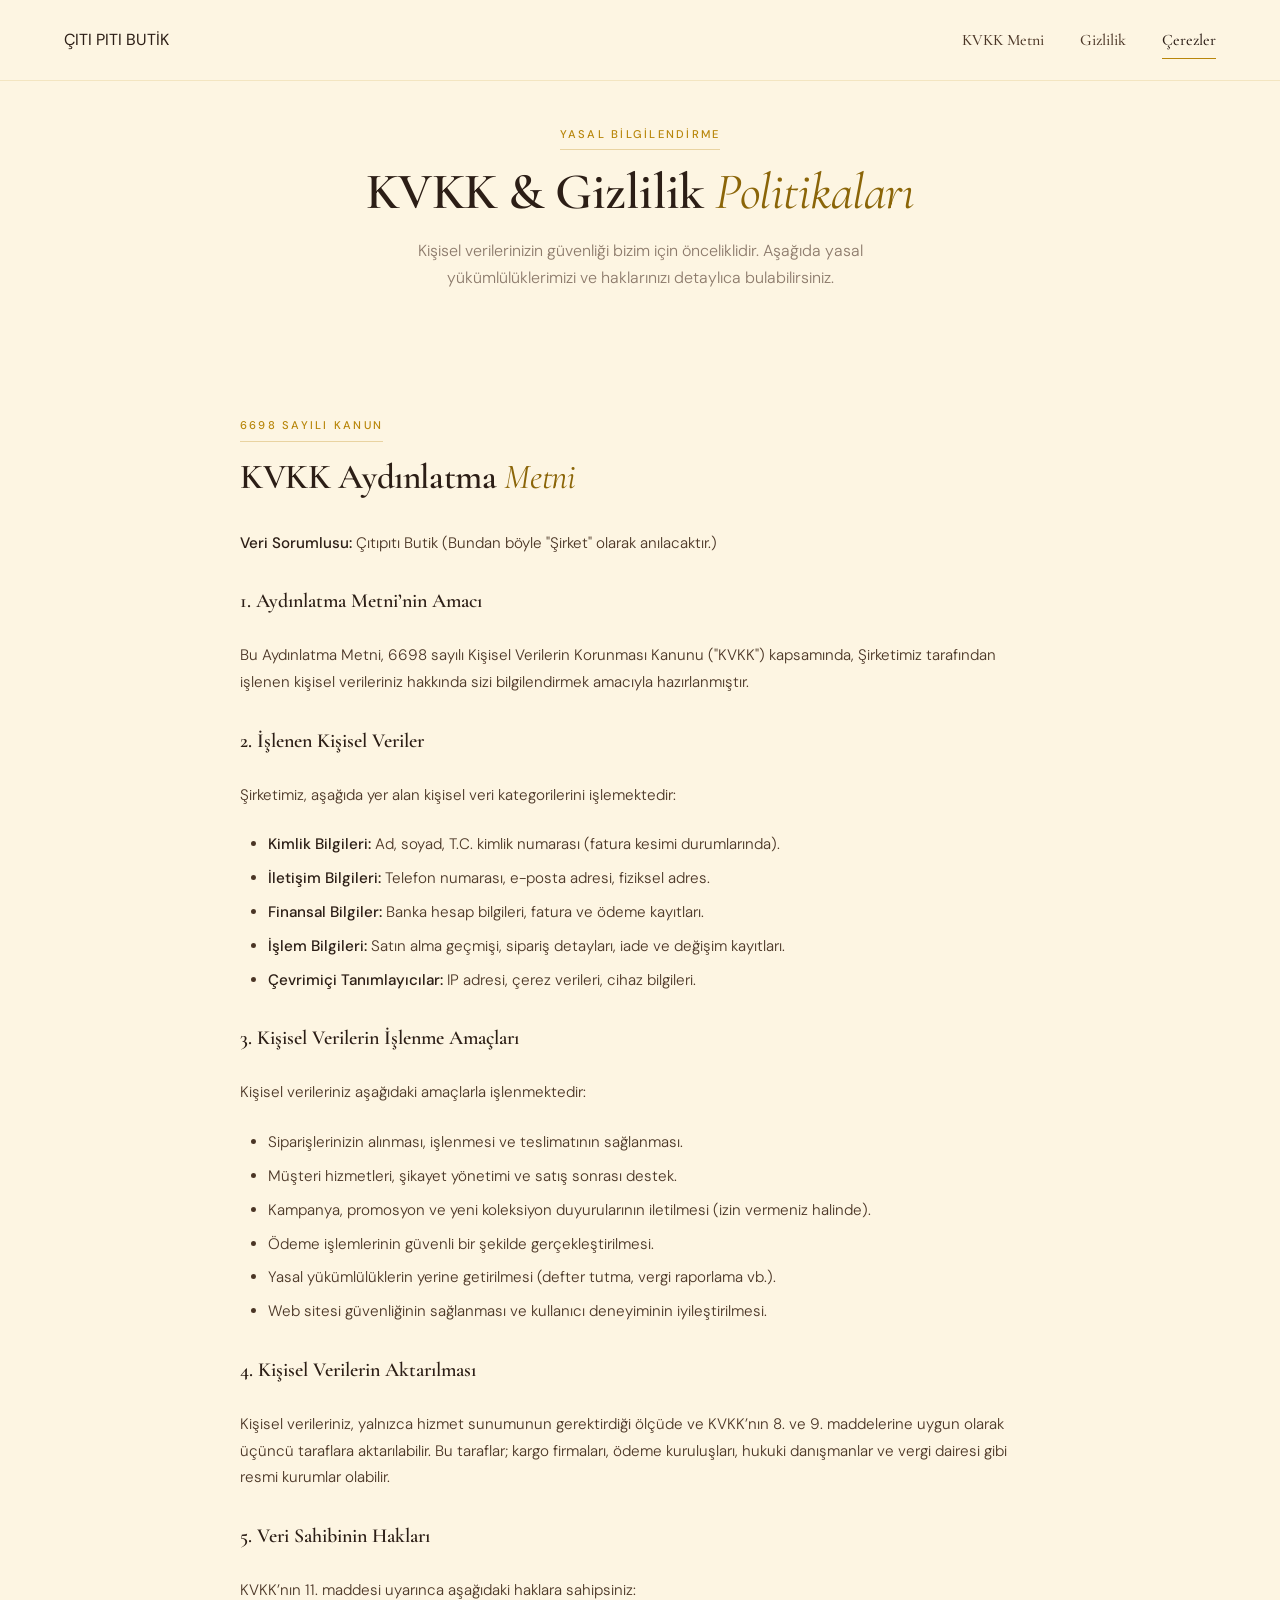
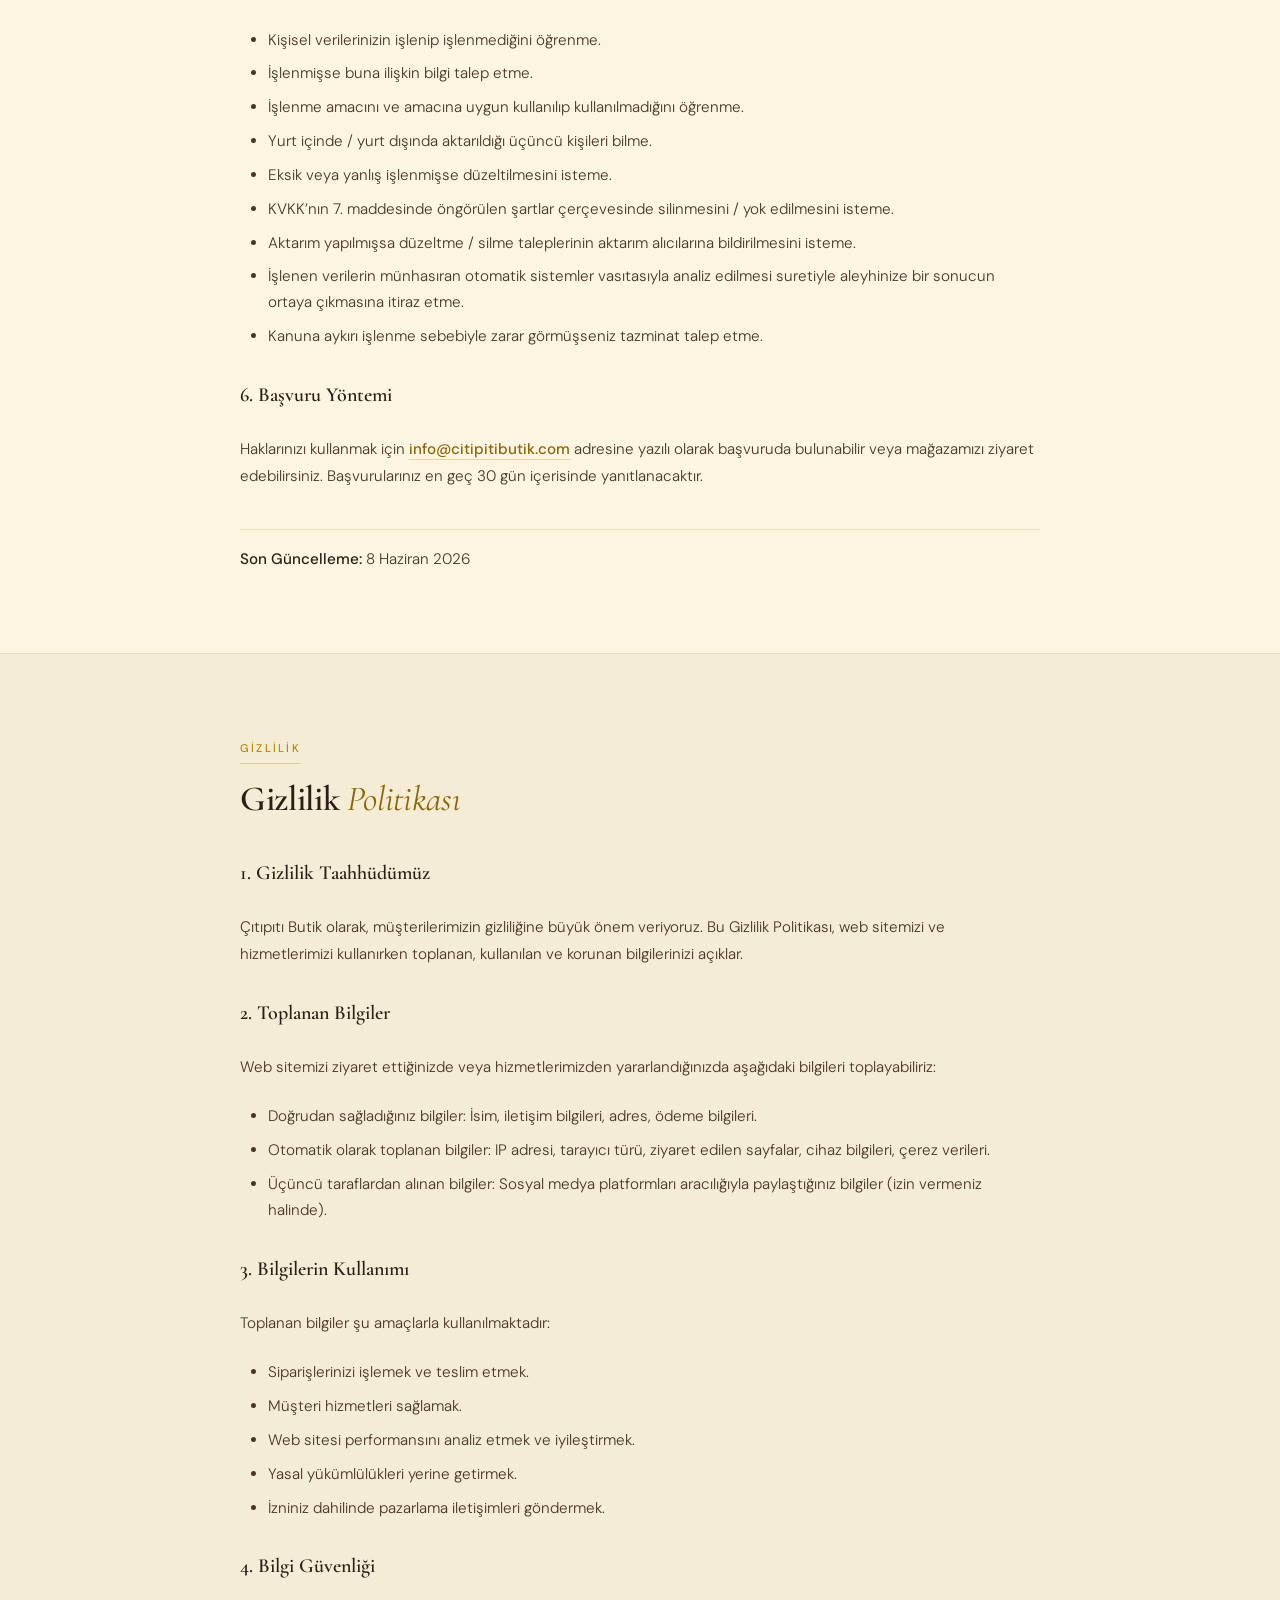
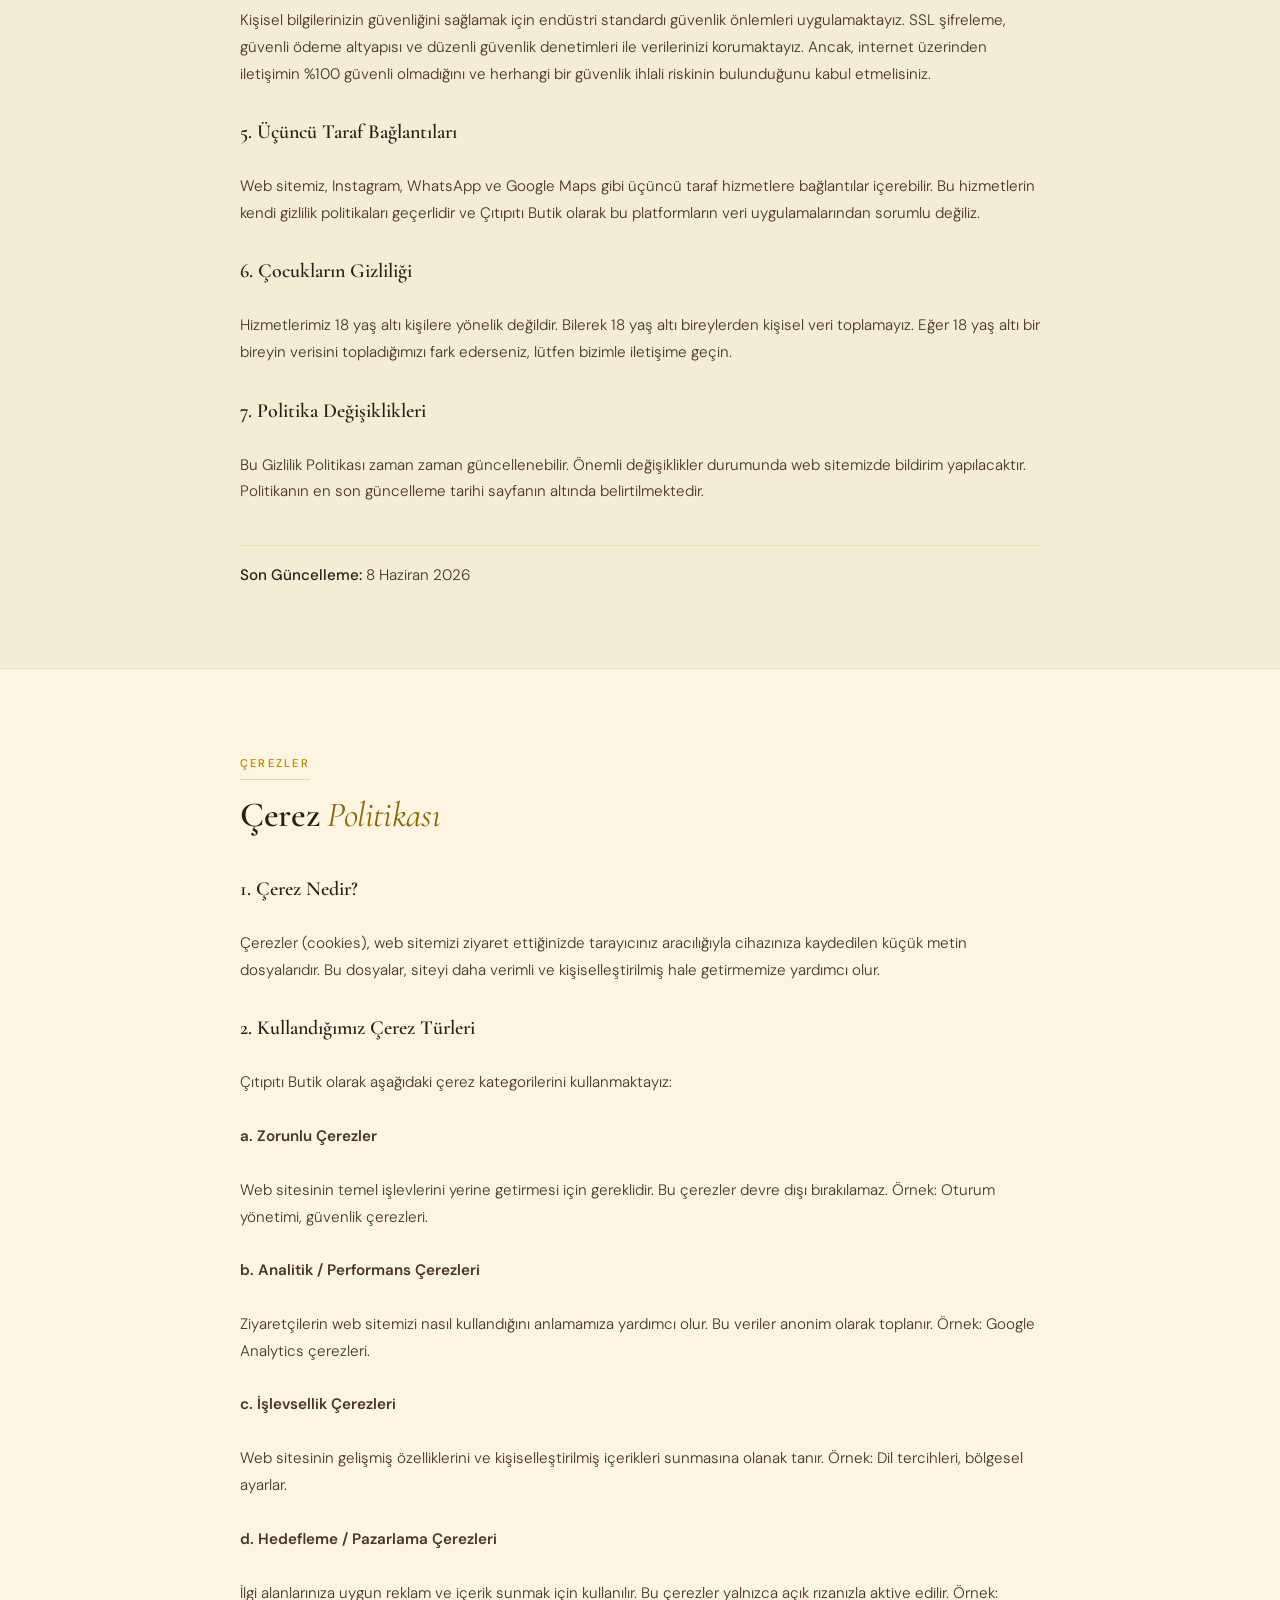
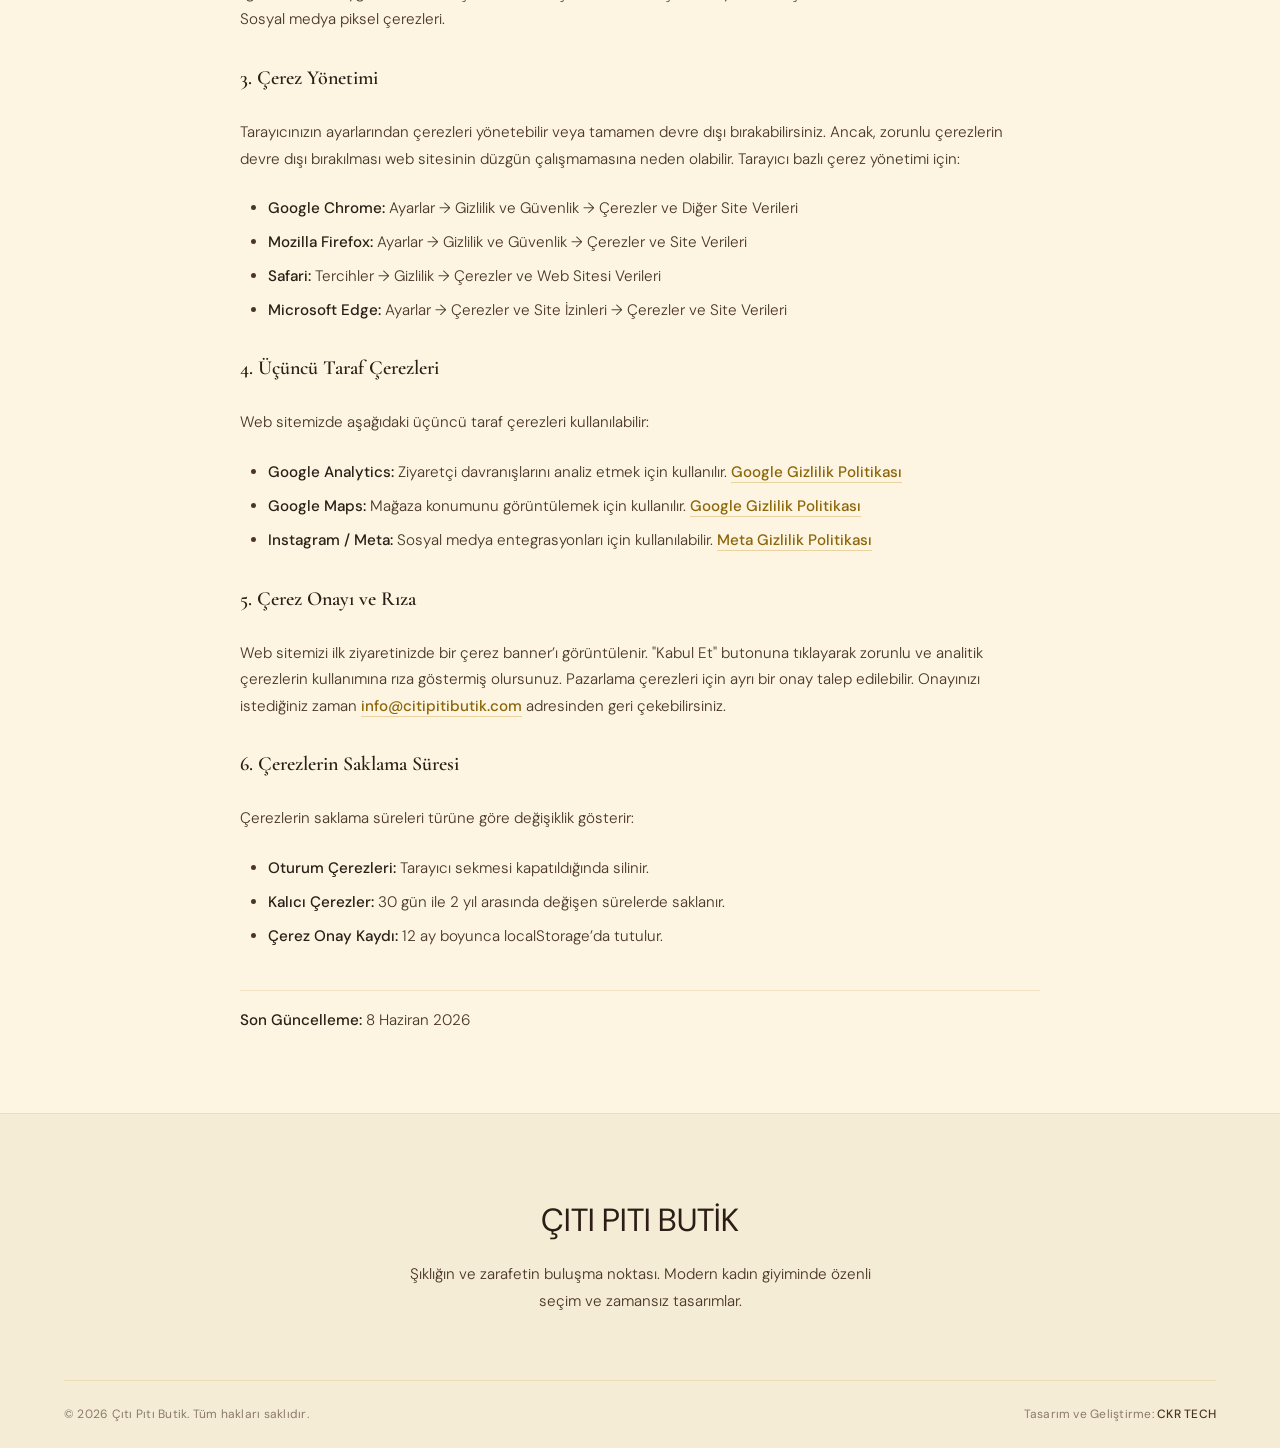
<file: kvkk/index.html>
<!DOCTYPE html>
<html lang="tr">
<head>
  <meta charset="UTF-8">
  <meta name="viewport" content="width=device-width, initial-scale=1.0, maximum-scale=5.0">
  <meta name="description" content="Çıtıpıtı Butik — KVKK Aydınlatma Metni, Gizlilik Politikası ve Çerez Politikası.">
  <meta name="theme-color" content="#FAF7F2">
  <meta name="robots" content="noindex, follow">

  <link rel="canonical" href="https://citipitibutik.com/kvkk/">
  <title>KVKK ve Gizlilik Politikası | Çıtıpıtı Butik</title>

  <link rel="preconnect" href="https://fonts.googleapis.com">
  <link rel="preconnect" href="https://fonts.gstatic.com" crossorigin>
  <link href="https://fonts.googleapis.com/css2?family=Cormorant+Garamond:ital,wght@0,400;0,500;0,600;0,700;1,400;1,500&family=DM+Sans:wght@300;400;500&display=swap" rel="stylesheet">

  <link rel="icon" href="data:image/svg+xml,%3Csvg xmlns='http://www.w3.org/2000/svg' viewBox='0 0 100 100'%3E%3Ctext y='.9em' font-size='90'%3E👗%3C/text%3E%3C/svg%3E">
  <link rel="stylesheet" href="../style.css">

</head>
<body>

  <!-- HEADER -->
  <header class="header" id="header">
    <div class="header-inner">
      <a href="../index.html" class="logo" aria-label="Çıtıpıtı Butik Ana Sayfaya Dön">
        ÇITI PITI BUTİK
      </a>
      <nav class="nav-desktop" aria-label="Yasal sayfa navigasyonu">
        <a href="#kvkk">KVKK Metni</a>
        <a href="#gizlilik">Gizlilik</a>
        <a href="#cerez">Çerezler</a>
      </nav>
      <button class="hamburger" id="hamburger" aria-label="Menüyü aç" aria-expanded="false" aria-controls="mobile-menu" type="button">
        <span aria-hidden="true"></span>
        <span aria-hidden="true"></span>
        <span aria-hidden="true"></span>
      </button>
    </div>
  </header>

  <div class="menu-overlay" id="menu-overlay" aria-hidden="true"></div>
  <nav class="mobile-menu" id="mobile-menu" aria-label="Mobil navigasyon" aria-hidden="true" tabindex="-1">
    <button class="mobile-menu-close" id="mobile-menu-close" aria-label="Menüyü kapat" type="button">
      <svg xmlns="http://www.w3.org/2000/svg" fill="none" viewBox="0 0 24 24" stroke="currentColor" stroke-width="2" width="20" height="20" aria-hidden="true">
        <path stroke-linecap="round" stroke-linejoin="round" d="M6 18L18 6M6 6l12 12" />
      </svg>
    </button>
    <a href="#kvkk" class="nav-item">KVKK Metni</a>
    <a href="#gizlilik" class="nav-item">Gizlilik Politikası</a>
    <a href="#cerez" class="nav-item">Çerez Politikası</a>
  </nav>

  <!-- HERO -->
  <section class="hero" style="padding-top:120px;padding-bottom:40px;">
    <div class="section-header" style="margin-bottom:0;">
      <span class="section-label">Yasal Bilgilendirme</span>
      <h1 style="font-family:var(--font-serif);font-size:clamp(2rem,5vw,3.2rem);font-weight:600;color:var(--ink);line-height:1.1;">
        KVKK &amp; Gizlilik <em style="font-style:italic;font-weight:400;color:var(--accent-dark);">Politikaları</em>
      </h1>
      <p style="margin-top:16px;">Kişisel verilerinizin güvenliği bizim için önceliklidir. Aşağıda yasal yükümlülüklerimizi ve haklarınızı detaylıca bulabilirsiniz.</p>
    </div>
  </section>

  <!-- KVKK AYDINLATMA METNİ -->
  <section class="legal-section" id="kvkk" aria-labelledby="kvkk-heading">
    <div class="legal-inner">
      <span class="section-label">6698 Sayılı Kanun</span>
      <h2 id="kvkk-heading" class="legal-title">KVKK Aydınlatma <em>Metni</em></h2>
      <div class="legal-content">
        <p><strong>Veri Sorumlusu:</strong> Çıtıpıtı Butik (Bundan böyle "Şirket" olarak anılacaktır.)</p>

        <h3>1. Aydınlatma Metni’nin Amacı</h3>
        <p>Bu Aydınlatma Metni, 6698 sayılı Kişisel Verilerin Korunması Kanunu ("KVKK") kapsamında, Şirketimiz tarafından işlenen kişisel verileriniz hakkında sizi bilgilendirmek amacıyla hazırlanmıştır.</p>

        <h3>2. İşlenen Kişisel Veriler</h3>
        <p>Şirketimiz, aşağıda yer alan kişisel veri kategorilerini işlemektedir:</p>
        <ul class="legal-list">
          <li><strong>Kimlik Bilgileri:</strong> Ad, soyad, T.C. kimlik numarası (fatura kesimi durumlarında).</li>
          <li><strong>İletişim Bilgileri:</strong> Telefon numarası, e-posta adresi, fiziksel adres.</li>
          <li><strong>Finansal Bilgiler:</strong> Banka hesap bilgileri, fatura ve ödeme kayıtları.</li>
          <li><strong>İşlem Bilgileri:</strong> Satın alma geçmişi, sipariş detayları, iade ve değişim kayıtları.</li>
          <li><strong>Çevrimiçi Tanımlayıcılar:</strong> IP adresi, çerez verileri, cihaz bilgileri.</li>
        </ul>

        <h3>3. Kişisel Verilerin İşlenme Amaçları</h3>
        <p>Kişisel verileriniz aşağıdaki amaçlarla işlenmektedir:</p>
        <ul class="legal-list">
          <li>Siparişlerinizin alınması, işlenmesi ve teslimatının sağlanması.</li>
          <li>Müşteri hizmetleri, şikayet yönetimi ve satış sonrası destek.</li>
          <li>Kampanya, promosyon ve yeni koleksiyon duyurularının iletilmesi (izin vermeniz halinde).</li>
          <li>Ödeme işlemlerinin güvenli bir şekilde gerçekleştirilmesi.</li>
          <li>Yasal yükümlülüklerin yerine getirilmesi (defter tutma, vergi raporlama vb.).</li>
          <li>Web sitesi güvenliğinin sağlanması ve kullanıcı deneyiminin iyileştirilmesi.</li>
        </ul>

        <h3>4. Kişisel Verilerin Aktarılması</h3>
        <p>Kişisel verileriniz, yalnızca hizmet sunumunun gerektirdiği ölçüde ve KVKK’nın 8. ve 9. maddelerine uygun olarak üçüncü taraflara aktarılabilir. Bu taraflar; kargo firmaları, ödeme kuruluşları, hukuki danışmanlar ve vergi dairesi gibi resmi kurumlar olabilir.</p>

        <h3>5. Veri Sahibinin Hakları</h3>
        <p>KVKK’nın 11. maddesi uyarınca aşağıdaki haklara sahipsiniz:</p>
        <ul class="legal-list">
          <li>Kişisel verilerinizin işlenip işlenmediğini öğrenme.</li>
          <li>İşlenmişse buna ilişkin bilgi talep etme.</li>
          <li>İşlenme amacını ve amacına uygun kullanılıp kullanılmadığını öğrenme.</li>
          <li>Yurt içinde / yurt dışında aktarıldığı üçüncü kişileri bilme.</li>
          <li>Eksik veya yanlış işlenmişse düzeltilmesini isteme.</li>
          <li>KVKK’nın 7. maddesinde öngörülen şartlar çerçevesinde silinmesini / yok edilmesini isteme.</li>
          <li>Aktarım yapılmışsa düzeltme / silme taleplerinin aktarım alıcılarına bildirilmesini isteme.</li>
          <li>İşlenen verilerin münhasıran otomatik sistemler vasıtasıyla analiz edilmesi suretiyle aleyhinize bir sonucun ortaya çıkmasına itiraz etme.</li>
          <li>Kanuna aykırı işlenme sebebiyle zarar görmüşseniz tazminat talep etme.</li>
        </ul>

        <h3>6. Başvuru Yöntemi</h3>
        <p>Haklarınızı kullanmak için <a href="mailto:info@citipitibutik.com">info@citipitibutik.com</a> adresine yazılı olarak başvuruda bulunabilir veya mağazamızı ziyaret edebilirsiniz. Başvurularınız en geç 30 gün içerisinde yanıtlanacaktır.</p>

        <p class="legal-date"><strong>Son Güncelleme:</strong> 8 Haziran 2026</p>
      </div>
    </div>
  </section>

  <!-- GİZLİLİK POLİTİKASI -->
  <section class="legal-section alt-bg" id="gizlilik" aria-labelledby="gizlilik-heading">
    <div class="legal-inner">
      <span class="section-label">Gizlilik</span>
      <h2 id="gizlilik-heading" class="legal-title">Gizlilik <em>Politikası</em></h2>
      <div class="legal-content">
        <h3>1. Gizlilik Taahhüdümüz</h3>
        <p>Çıtıpıtı Butik olarak, müşterilerimizin gizliliğine büyük önem veriyoruz. Bu Gizlilik Politikası, web sitemizi ve hizmetlerimizi kullanırken toplanan, kullanılan ve korunan bilgilerinizi açıklar.</p>

        <h3>2. Toplanan Bilgiler</h3>
        <p>Web sitemizi ziyaret ettiğinizde veya hizmetlerimizden yararlandığınızda aşağıdaki bilgileri toplayabiliriz:</p>
        <ul class="legal-list">
          <li>Doğrudan sağladığınız bilgiler: İsim, iletişim bilgileri, adres, ödeme bilgileri.</li>
          <li>Otomatik olarak toplanan bilgiler: IP adresi, tarayıcı türü, ziyaret edilen sayfalar, cihaz bilgileri, çerez verileri.</li>
          <li>Üçüncü taraflardan alınan bilgiler: Sosyal medya platformları aracılığıyla paylaştığınız bilgiler (izin vermeniz halinde).</li>
        </ul>

        <h3>3. Bilgilerin Kullanımı</h3>
        <p>Toplanan bilgiler şu amaçlarla kullanılmaktadır:</p>
        <ul class="legal-list">
          <li>Siparişlerinizi işlemek ve teslim etmek.</li>
          <li>Müşteri hizmetleri sağlamak.</li>
          <li>Web sitesi performansını analiz etmek ve iyileştirmek.</li>
          <li>Yasal yükümlülükleri yerine getirmek.</li>
          <li>İzniniz dahilinde pazarlama iletişimleri göndermek.</li>
        </ul>

        <h3>4. Bilgi Güvenliği</h3>
        <p>Kişisel bilgilerinizin güvenliğini sağlamak için endüstri standardı güvenlik önlemleri uygulamaktayız. SSL şifreleme, güvenli ödeme altyapısı ve düzenli güvenlik denetimleri ile verilerinizi korumaktayız. Ancak, internet üzerinden iletişimin %100 güvenli olmadığını ve herhangi bir güvenlik ihlali riskinin bulunduğunu kabul etmelisiniz.</p>

        <h3>5. Üçüncü Taraf Bağlantıları</h3>
        <p>Web sitemiz, Instagram, WhatsApp ve Google Maps gibi üçüncü taraf hizmetlere bağlantılar içerebilir. Bu hizmetlerin kendi gizlilik politikaları geçerlidir ve Çıtıpıtı Butik olarak bu platformların veri uygulamalarından sorumlu değiliz.</p>

        <h3>6. Çocukların Gizliliği</h3>
        <p>Hizmetlerimiz 18 yaş altı kişilere yönelik değildir. Bilerek 18 yaş altı bireylerden kişisel veri toplamayız. Eğer 18 yaş altı bir bireyin verisini topladığımızı fark ederseniz, lütfen bizimle iletişime geçin.</p>

        <h3>7. Politika Değişiklikleri</h3>
        <p>Bu Gizlilik Politikası zaman zaman güncellenebilir. Önemli değişiklikler durumunda web sitemizde bildirim yapılacaktır. Politikanın en son güncelleme tarihi sayfanın altında belirtilmektedir.</p>

        <p class="legal-date"><strong>Son Güncelleme:</strong> 8 Haziran 2026</p>
      </div>
    </div>
  </section>

  <!-- ÇEREZ POLİTİKASI -->
  <section class="legal-section" id="cerez" aria-labelledby="cerez-heading">
    <div class="legal-inner">
      <span class="section-label">Çerezler</span>
      <h2 id="cerez-heading" class="legal-title">Çerez <em>Politikası</em></h2>
      <div class="legal-content">
        <h3>1. Çerez Nedir?</h3>
        <p>Çerezler (cookies), web sitemizi ziyaret ettiğinizde tarayıcınız aracılığıyla cihazınıza kaydedilen küçük metin dosyalarıdır. Bu dosyalar, siteyi daha verimli ve kişiselleştirilmiş hale getirmemize yardımcı olur.</p>

        <h3>2. Kullandığımız Çerez Türleri</h3>
        <p>Çıtıpıtı Butik olarak aşağıdaki çerez kategorilerini kullanmaktayız:</p>

        <h4>a. Zorunlu Çerezler</h4>
        <p>Web sitesinin temel işlevlerini yerine getirmesi için gereklidir. Bu çerezler devre dışı bırakılamaz. Örnek: Oturum yönetimi, güvenlik çerezleri.</p>

        <h4>b. Analitik / Performans Çerezleri</h4>
        <p>Ziyaretçilerin web sitemizi nasıl kullandığını anlamamıza yardımcı olur. Bu veriler anonim olarak toplanır. Örnek: Google Analytics çerezleri.</p>

        <h4>c. İşlevsellik Çerezleri</h4>
        <p>Web sitesinin gelişmiş özelliklerini ve kişiselleştirilmiş içerikleri sunmasına olanak tanır. Örnek: Dil tercihleri, bölgesel ayarlar.</p>

        <h4>d. Hedefleme / Pazarlama Çerezleri</h4>
        <p>İlgi alanlarınıza uygun reklam ve içerik sunmak için kullanılır. Bu çerezler yalnızca açık rızanızla aktive edilir. Örnek: Sosyal medya piksel çerezleri.</p>

        <h3>3. Çerez Yönetimi</h3>
        <p>Tarayıcınızın ayarlarından çerezleri yönetebilir veya tamamen devre dışı bırakabilirsiniz. Ancak, zorunlu çerezlerin devre dışı bırakılması web sitesinin düzgün çalışmamasına neden olabilir. Tarayıcı bazlı çerez yönetimi için:</p>
        <ul class="legal-list">
          <li><strong>Google Chrome:</strong> Ayarlar → Gizlilik ve Güvenlik → Çerezler ve Diğer Site Verileri</li>
          <li><strong>Mozilla Firefox:</strong> Ayarlar → Gizlilik ve Güvenlik → Çerezler ve Site Verileri</li>
          <li><strong>Safari:</strong> Tercihler → Gizlilik → Çerezler ve Web Sitesi Verileri</li>
          <li><strong>Microsoft Edge:</strong> Ayarlar → Çerezler ve Site İzinleri → Çerezler ve Site Verileri</li>
        </ul>

        <h3>4. Üçüncü Taraf Çerezleri</h3>
        <p>Web sitemizde aşağıdaki üçüncü taraf çerezleri kullanılabilir:</p>
        <ul class="legal-list">
          <li><strong>Google Analytics:</strong> Ziyaretçi davranışlarını analiz etmek için kullanılır. <a href="https://policies.google.com/privacy" target="_blank" rel="noopener noreferrer">Google Gizlilik Politikası</a></li>
          <li><strong>Google Maps:</strong> Mağaza konumunu görüntülemek için kullanılır. <a href="https://policies.google.com/privacy" target="_blank" rel="noopener noreferrer">Google Gizlilik Politikası</a></li>
          <li><strong>Instagram / Meta:</strong> Sosyal medya entegrasyonları için kullanılabilir. <a href="https://www.facebook.com/privacy/policy/" target="_blank" rel="noopener noreferrer">Meta Gizlilik Politikası</a></li>
        </ul>

        <h3>5. Çerez Onayı ve Rıza</h3>
        <p>Web sitemizi ilk ziyaretinizde bir çerez banner’ı görüntülenir. "Kabul Et" butonuna tıklayarak zorunlu ve analitik çerezlerin kullanımına rıza göstermiş olursunuz. Pazarlama çerezleri için ayrı bir onay talep edilebilir. Onayınızı istediğiniz zaman <a href="mailto:info@citipitibutik.com">info@citipitibutik.com</a> adresinden geri çekebilirsiniz.</p>

        <h3>6. Çerezlerin Saklama Süresi</h3>
        <p>Çerezlerin saklama süreleri türüne göre değişiklik gösterir:</p>
        <ul class="legal-list">
          <li><strong>Oturum Çerezleri:</strong> Tarayıcı sekmesi kapatıldığında silinir.</li>
          <li><strong>Kalıcı Çerezler:</strong> 30 gün ile 2 yıl arasında değişen sürelerde saklanır.</li>
          <li><strong>Çerez Onay Kaydı:</strong> 12 ay boyunca localStorage’da tutulur.</li>
        </ul>

        <p class="legal-date"><strong>Son Güncelleme:</strong> 8 Haziran 2026</p>
      </div>
    </div>
  </section>

  <!-- FOOTER -->
  <footer class="footer" role="contentinfo">
    <div class="footer-main" style="grid-template-columns:1fr;text-align:center;">
      <div class="footer-brand" style="align-items:center;">
        <a href="../index.html" class="footer-logo" aria-label="Çıtıpıtı Butik Ana Sayfaya Dön">
          ÇITI PITI BUTİK
        </a>
        <p class="footer-desc" style="max-width:480px;margin:0 auto;">
          Şıklığın ve zarafetin buluşma noktası. Modern kadın giyiminde özenli seçim ve zamansız tasarımlar.
        </p>
      </div>
    </div>
    <div class="footer-bottom">
      <p>© <span>2026</span> Çıtı Pıtı Butik. Tüm hakları saklıdır.</p>
      <p class="footer-credit">Tasarım ve Geliştirme: <a href="#" target="_blank" rel="noopener noreferrer">CKR TECH</a></p>
    </div>
  </footer>

  <script src="../script.js" defer></script>
</body>
</html>
</file>
<file: style.css>
/* ============================================
   ÇITIPITI BUTIK — BOHEM / RUSTIK REDESIGN
   Version: 4.0.0 | Vitrin / Katalog
   ============================================ */

/* ============================================
   1. DESIGN TOKENS
   ============================================ */
:root {
  /* Paper / Earth Palette */
  --paper: #FDF5E2;
  --paper-warm: #F5ECD5;
  --paper-dark: #EBE0C5;
  --ink: #2C1E16;
  --ink-soft: #4A3525;
  --ink-muted: #8C7A6B;
  --accent: #B8860B;
  --accent-light: #DAA520;
  --accent-dark: #8B6508;
  --border-warm: rgba(184, 134, 11, 0.3);
  --border-light: rgba(184, 134, 11, 0.15);

  /* Typography */
  --font-serif: 'Cormorant Garamond', Georgia, 'Times New Roman', serif;
  --font-sans: 'DM Sans', -apple-system, BlinkMacSystemFont, sans-serif;

  /* Transitions */
  --ease-smooth: cubic-bezier(0.4, 0, 0.2, 1);
  --transition: 0.35s var(--ease-smooth);
  --transition-slow: 0.6s var(--ease-smooth);

  /* Spacing */
  --radius: 8px;
  --radius-sm: 6px;
  --section-pad: 72px 5%;
  --section-pad-lg: 90px 5%;
  --container-max: 1200px;
}

/* ============================================
   2. RESET & BASE
   ============================================ */
*, *::before, *::after {
  margin: 0;
  padding: 0;
  box-sizing: border-box;
}

html {
  font-size: 16px;
  -webkit-text-size-adjust: 100%;
  overflow-x: hidden;
  scroll-behavior: smooth;
  scroll-padding-top: 80px;
}

body {
  font-family: var(--font-sans);
  color: var(--ink);
  background: var(--paper);
  line-height: 1.65;
  -webkit-font-smoothing: antialiased;
  -moz-osx-font-smoothing: grayscale;
}

img {
  max-width: 100%;
  height: auto;
  display: block;
}

a {
  color: inherit;
  text-decoration: none;
}

button {
  font-family: inherit;
  cursor: pointer;
  border: none;
  background: none;
  -webkit-tap-highlight-color: transparent;
}

ul { list-style: none; }
address { font-style: normal; }

:focus-visible {
  outline: 2px solid var(--accent);
  outline-offset: 3px;
  border-radius: 4px;
}

/* ============================================
   UTILITY
   ============================================ */
.sr-only {
  position: absolute;
  width: 1px;
  height: 1px;
  padding: 0;
  margin: -1px;
  overflow: hidden;
  clip: rect(0, 0, 0, 0);
  white-space: nowrap;
  border: 0;
}

.noscript-notice {
  text-align: center;
  color: var(--ink-muted);
  padding: 40px 20px;
  font-size: 0.95rem;
}

/* ============================================
   3. ANIMATION SYSTEM (Subtle)
   ============================================ */
.anim {
  opacity: 0;
  transform: translateY(24px);
  transition: opacity 0.7s var(--ease-smooth), transform 0.7s var(--ease-smooth);
}
.anim.animated {
  opacity: 1;
  transform: translateY(0);
}

.delay-1 { transition-delay: 0.1s; }
.delay-2 { transition-delay: 0.2s; }
.delay-3 { transition-delay: 0.3s; }
.delay-4 { transition-delay: 0.4s; }
.delay-5 { transition-delay: 0.5s; }
.delay-6 { transition-delay: 0.6s; }

@keyframes fadeInUp {
  from { opacity: 0; transform: translateY(24px); }
  to   { opacity: 1; transform: translateY(0); }
}

@keyframes heroZoom {
  0%   { transform: scale(1); }
  100% { transform: scale(1.06); }
}

/* ============================================
   4. HEADER / NAVBAR
   ============================================ */
.header {
  position: fixed;
  top: 0;
  left: 0;
  right: 0;
  z-index: 100;
  padding: 0 5%;
  background: var(--paper);
  border-bottom: 1px solid var(--border-light);
  transition: transform 0.4s var(--ease-smooth);
}

.header.hidden { transform: translateY(-100%); }

.header-inner {
  display: flex;
  align-items: center;
  justify-content: space-between;
  height: 72px;
  max-width: var(--container-max);
  margin: 0 auto;
}

.logo {
  display: flex;
  align-items: center;
  z-index: 102;
}

.logo-img {
  width: auto;
  height: 55px;
  max-width: 200px;
  object-fit: contain;
  transition: opacity 0.3s var(--ease-smooth), transform 0.3s var(--ease-smooth);
}
.logo:hover .logo-img {
  opacity: 0.85;
  transform: scale(1.02); /* Üzerine gelince çok hafif, zarifçe büyüsün */
}


/* Desktop Nav */
.nav-desktop { display: none; }
.nav-desktop a {
  font-family: var(--font-serif);
  font-size: 1rem;
  font-weight: 500;
  color: var(--ink-soft);
  padding: 6px 0;
  position: relative;
  transition: color 0.3s var(--ease-smooth);
}
.nav-desktop a::after {
  content: '';
  position: absolute;
  bottom: 0;
  left: 50%;
  width: 0;
  height: 1px;
  background: var(--accent);
  transition: width 0.4s var(--ease-smooth), left 0.4s var(--ease-smooth);
}
.nav-desktop a:hover { color: var(--ink); }
.nav-desktop a:hover::after { width: 100%; left: 0; }
.nav-desktop a.active { color: var(--ink); }
.nav-desktop a.active::after { width: 100%; left: 0; }

/* Header Icons */
.header-icons {
  display: none;
  align-items: center;
  gap: 8px;
}

.icon-btn {
  width: 40px;
  height: 40px;
  display: grid;
  place-items: center;
  border-radius: 50%;
  color: var(--ink-soft);
  transition: background 0.3s var(--ease-smooth), color 0.3s var(--ease-smooth);
  position: relative;
}
.icon-btn:hover {
  background: var(--paper-dark);
  color: var(--ink);
}

.icon-organic {
  width: 22px;
  height: 22px;
}

.wishlist-btn { position: relative; }
.wishlist-badge {
  position: absolute;
  top: -2px;
  right: -2px;
  width: 18px;
  height: 18px;
  background: var(--accent);
  color: var(--paper);
  font-size: 0.65rem;
  font-weight: 600;
  border-radius: 50%;
  display: grid;
  place-items: center;
  font-family: var(--font-sans);
}

/* Hamburger */
.hamburger {
  display: flex;
  flex-direction: column;
  justify-content: center;
  align-items: center;
  gap: 5px;
  width: 44px;
  height: 44px;
  z-index: 102;
  position: relative;
  border-radius: 50%;
  transition: background 0.3s var(--ease-smooth);
}
.hamburger:hover { background: var(--paper-dark); }
.hamburger span {
  display: block;
  width: 20px;
  height: 1.5px;
  background: var(--ink);
  border-radius: 1px;
  transition: transform 0.35s var(--ease-smooth), opacity 0.25s var(--ease-smooth);
  transform-origin: center;
}
.hamburger.active span:nth-child(1) { transform: translateY(6.5px) rotate(45deg); }
.hamburger.active span:nth-child(2) { opacity: 0; }
.hamburger.active span:nth-child(3) { transform: translateY(-6.5px) rotate(-45deg); }

/* Mobile Menu Panel */
.mobile-menu {
  position: fixed;
  top: 0;
  right: -100%;
  width: min(80%, 320px);
  height: 100vh;
  height: 100dvh;
  background: var(--paper);
  z-index: 101;
  padding: 80px 32px 40px;
  transition: right 0.45s var(--ease-smooth);
  border-left: 1px solid var(--border-light);
  overflow-y: auto;
  overscroll-behavior: contain;
}
.mobile-menu.active { right: 0; }

.mobile-menu-close {
  position: absolute;
  top: 18px;
  right: 18px;
  width: 36px;
  height: 36px;
  border-radius: 50%;
  background: var(--paper-dark);
  display: grid;
  place-items: center;
  color: var(--ink);
  transition: background 0.3s var(--ease-smooth), transform 0.3s var(--ease-smooth);
}
.mobile-menu-close:hover {
  background: var(--border-warm);
  transform: rotate(90deg);
}

.mobile-menu a {
  display: block;
  padding: 16px 0;
  font-family: var(--font-serif);
  font-size: 1.25rem;
  font-weight: 500;
  color: var(--ink);
  border-bottom: 1px solid var(--border-light);
  transition: color 0.3s var(--ease-smooth), padding-left 0.3s var(--ease-smooth);
  opacity: 0;
  transform: translateX(20px);
}
.mobile-menu.active a {
  opacity: 1;
  transform: translateX(0);
}
.mobile-menu.active a:nth-child(2) { transition-delay: 0.12s; }
.mobile-menu.active a:nth-child(3) { transition-delay: 0.2s; }
.mobile-menu.active a:nth-child(4) { transition-delay: 0.28s; }
.mobile-menu.active a:nth-child(5) { transition-delay: 0.36s; }
.mobile-menu a:hover {
  color: var(--accent);
  padding-left: 10px;
}

.menu-overlay {
  position: fixed;
  inset: 0;
  background: rgba(61, 50, 41, 0);
  z-index: 100;
  opacity: 0;
  visibility: hidden;
  transition: opacity 0.45s var(--ease-smooth), visibility 0.45s var(--ease-smooth), background 0.45s var(--ease-smooth);
}
.menu-overlay.active {
  opacity: 1;
  visibility: visible;
  background: rgba(61, 50, 41, 0.25);
}

/* ============================================
   5. HERO — Compact Centered Banner
   ============================================ */
.hero {
  position: relative;
  padding: 100px 4% 48px;
  background: var(--paper);
}

.hero-banner {
  position: relative;
  width: 100%;
  max-width: var(--container-max);
  height: 480px;
  padding-bottom: 40px;
  margin: 0 auto;
  border-radius: var(--radius);
  overflow: hidden;
  background: var(--paper-dark);
  border: 1px solid var(--border-light);
}

.hero-slider {
  position: absolute;
  inset: 0;
  z-index: 1;
}

.hero-slide {
  position: absolute;
  inset: 0;
  opacity: 0;
  transition: opacity 1.2s var(--ease-smooth);
}
.hero-slide.active {
  opacity: 1;
  z-index: 2;
}

.hero-slide img {
  width: 100%;
  height: 100%;
  object-fit: cover;
  object-position: center 20%;
  animation: heroZoom 20s ease-in-out infinite alternate;
}

.hero-overlay {
  position: absolute;
  inset: 0;
  z-index: 3;
  background: linear-gradient(
    90deg,
    rgba(250, 247, 242, 0.92) 0%,
    rgba(250, 247, 242, 0.7) 35%,
    rgba(250, 247, 242, 0.2) 70%,
    rgba(250, 247, 242, 0) 100%
  );
}

.hero-content {
  position: absolute;
  z-index: 4;
  top: 50%;
  left: 6%;
  width: 88%;
  transform: translateY(-50%);
  max-width: 480px;
  text-align: left;
  animation: fadeInUp 0.8s 0.2s var(--ease-smooth) both;
}

.hero-badge {
  display: inline-block;
  font-family: var(--font-sans);
  font-size: 0.75rem;
  font-weight: 500;
  letter-spacing: 0.15em;
  text-transform: uppercase;
  color: var(--accent);
  margin-bottom: 20px;
  padding: 6px 14px;
  border: 1px solid var(--border-warm);
  border-radius: 100px;
  background: rgba(250, 247, 242, 0.8);
}

.hero h1 {
  font-family: var(--font-serif);
  font-size: clamp(2.2rem, 5vw, 3.8rem);
  font-weight: 600;
  line-height: 1.1;
  color: var(--ink);
  margin-bottom: 16px;
  letter-spacing: -0.01em;
}
.hero h1 em {
  font-style: italic;
  font-weight: 400;
  color: var(--accent-dark);
}

.hero-subtitle {
  font-family: var(--font-sans);
  font-size: clamp(0.95rem, 1.8vw, 1.15rem);
  font-weight: 300;
  color: var(--ink-soft);
  line-height: 1.6;
  margin-bottom: 32px;
  max-width: 400px;
}

.hero-buttons {
  display: flex;
  flex-direction: column;
  gap: 12px;
  align-items: flex-start;
}

/* Slider Dots */
.hero-dots {
  position: absolute;
  bottom: 20px;
  left: 50%;
  transform: translateX(-50%);
  z-index: 5;
  display: flex;
  gap: 10px;
}

.dot {
  width: 8px;
  height: 8px;
  border-radius: 50%;
  background: var(--border-warm);
  border: 1px solid transparent;
  transition: background 0.3s var(--ease-smooth), transform 0.3s var(--ease-smooth), border-color 0.3s var(--ease-smooth);
  cursor: pointer;
}
.dot.active {
  background: var(--accent);
  transform: scale(1.2);
  border-color: var(--paper);
  box-shadow: 0 0 0 1px var(--accent);
}
.dot:hover { background: var(--accent-light); }

/* ============================================
   6. BUTTONS — Rustic Inline Style
   ============================================ */
.btn {
  display: inline-block;
  font-family: var(--font-serif);
  font-size: 0.9rem;
  font-weight: 600;
  letter-spacing: 0.08em;
  text-transform: uppercase;
  padding: 12px 28px;
  border-radius: 0;
  position: relative;
  transition: background 0.3s var(--ease-smooth), color 0.3s var(--ease-smooth), border-color 0.3s var(--ease-smooth), transform 0.2s var(--ease-smooth);
  text-align: center;
  border: 1px solid var(--accent);
  color: var(--accent-dark);
  background: transparent;
}
.btn:hover {
  background: var(--accent);
  color: var(--paper);
  border-color: var(--accent);
  transform: translateY(-2px);
}
.btn:active { transform: translateY(0); }

.btn-primary {
  background: var(--accent);
  color: var(--paper);
  border-color: var(--accent);
}
.btn-primary:hover {
  background: var(--accent-dark);
  border-color: var(--accent-dark);
}

.btn-secondary {
  border-color: var(--border-warm);
  color: var(--ink-soft);
}
.btn-secondary:hover {
  border-color: var(--accent);
  color: var(--accent-dark);
  background: transparent;
}

/* ============================================
   7. SECTIONS — SHARED PATTERNS
   ============================================ */
section {
  padding: var(--section-pad);
  max-width: var(--container-max);
  margin: 0 auto;
}

.section-header {
  text-align: center;
  margin-bottom: 48px;
}

.section-label {
  display: inline-block;
  font-family: var(--font-sans);
  font-size: 0.7rem;
  font-weight: 500;
  letter-spacing: 0.2em;
  text-transform: uppercase;
  color: var(--accent);
  margin-bottom: 14px;
  border-bottom: 1px solid var(--border-warm);
  padding-bottom: 6px;
}

.section-header h2 {
  font-family: var(--font-serif);
  font-size: clamp(1.8rem, 4vw, 2.8rem);
  font-weight: 600;
  color: var(--ink);
  margin-bottom: 12px;
  letter-spacing: -0.01em;
  line-height: 1.2;
}
.section-header h2 em {
  font-style: italic;
  font-weight: 400;
  color: var(--accent-dark);
}
.section-header p {
  font-size: 1rem;
  color: var(--ink-muted);
  max-width: 480px;
  margin: 0 auto;
  line-height: 1.7;
  font-weight: 300;
}

/* ============================================
   8. FEATURES STRIP
   ============================================ */
.features {
  padding: 48px 5%;
  background: var(--paper);
  border-top: 1px solid var(--border-light);
  border-bottom: 1px solid var(--border-light);
  max-width: none;
}
.features-inner {
  max-width: var(--container-max);
  margin: 0 auto;
  display: grid;
  grid-template-columns: 1fr;
  gap: 32px;
}
.feature-item {
  text-align: center;
  padding: 20px;
}
.feature-icon {
  width: 40px;
  height: 40px;
  margin: 0 auto 14px;
  color: var(--accent);
  stroke-width: 1.2;
}
.feature-item h3 {
  font-family: var(--font-serif);
  font-size: 1.1rem;
  font-weight: 600;
  margin-bottom: 8px;
  color: var(--ink);
}
.feature-item p {
  font-size: 0.85rem;
  color: var(--ink-muted);
  line-height: 1.5;
  font-weight: 300;
}

/* ============================================
   9. COLLECTIONS — Collage Grid
   ============================================ */
.collections-grid {
  display: grid;
  grid-template-columns: 1fr;
  gap: 40px;
  max-width: var(--container-max);
  margin: 0 auto;
}

.collection-card {
  display: block;
  text-align: center;
}

.collage-grid {
  display: grid;
  grid-template-columns: 1fr 1fr;
  grid-template-rows: 1fr 1fr;
  gap: 8px;
  border-radius: var(--radius);
  overflow: hidden;
  margin-bottom: 20px;
  aspect-ratio: 4 / 3;
}

.collage-main {
  grid-row: span 2;
  position: relative;
  overflow: hidden;
}
.collage-main img {
  width: 100%;
  height: 100%;
  object-fit: cover;
  transition: transform 0.8s var(--ease-smooth);
}
.collage-thumb {
  position: relative;
  overflow: hidden;
}
.collage-thumb img {
  width: 100%;
  height: 100%;
  object-fit: cover;
  transition: transform 0.8s var(--ease-smooth);
}
.collection-card:hover .collage-main img,
.collection-card:hover .collage-thumb img {
  transform: scale(1.05);
}

.card-text {
  text-align: center;
}
.card-tag {
  display: inline-block;
  font-family: var(--font-sans);
  font-size: 0.65rem;
  font-weight: 500;
  letter-spacing: 0.15em;
  text-transform: uppercase;
  color: var(--accent);
  margin-bottom: 8px;
}
.card-title {
  font-family: var(--font-serif);
  font-size: 1.4rem;
  font-weight: 600;
  color: var(--ink);
  margin-bottom: 6px;
  line-height: 1.2;
}
.card-code {
  font-family: var(--font-sans);
  font-size: 0.8rem;
  color: var(--ink-muted);
  margin-bottom: 16px;
  letter-spacing: 0.05em;
}
.card-btn {
  display: inline-block;
  font-family: var(--font-serif);
  font-size: 0.8rem;
  font-weight: 600;
  letter-spacing: 0.1em;
  text-transform: uppercase;
  padding: 10px 24px;
  border: 1px solid var(--border-warm);
  color: var(--accent-dark);
  background: transparent;
  transition: background 0.3s var(--ease-smooth), color 0.3s var(--ease-smooth), border-color 0.3s var(--ease-smooth);
}
.card-btn:hover {
  background: var(--accent);
  color: var(--paper);
  border-color: var(--accent);
}

/* ============================================
   10. GALLERY — MASONRY
   ============================================ */
.gallery-grid {
  display: grid;
  grid-template-columns: repeat(2, 1fr);
  grid-auto-rows: 160px;
  grid-auto-flow: dense;
  gap: 8px;
}

.gallery-item {
  position: relative;
  border-radius: var(--radius-sm);
  overflow: hidden;
  cursor: pointer;
  background: var(--paper-dark);
  -webkit-tap-highlight-color: transparent;
  transition: transform 0.4s var(--ease-smooth);
}
.gallery-item:hover { transform: translateY(-3px); }
.gallery-item img {
  width: 100%;
  height: 100%;
  object-fit: cover;
  transition: transform 0.7s var(--ease-smooth), filter 0.5s var(--ease-smooth);
}
.gallery-item:hover img { transform: scale(1.08); filter: saturate(1.1); }

.item-overlay {
  position: absolute;
  inset: 0;
  background: linear-gradient(
    to top,
    rgba(61, 50, 41, 0.65) 0%,
    rgba(61, 50, 41, 0.1) 50%,
    transparent 100%
  );
  opacity: 0;
  transition: opacity 0.4s var(--ease-smooth);
  display: flex;
  flex-direction: column;
  justify-content: flex-end;
  padding: 16px 14px;
  z-index: 2;
}
.gallery-item:hover .item-overlay,
.gallery-item:focus-visible .item-overlay { opacity: 1; }

.item-info {
  transform: translateY(8px);
  transition: transform 0.4s var(--ease-smooth);
}
.gallery-item:hover .item-info,
.gallery-item:focus-visible .item-info { transform: translateY(0); }

.item-tag {
  display: inline-block;
  font-family: var(--font-sans);
  font-size: 0.6rem;
  font-weight: 500;
  letter-spacing: 0.12em;
  text-transform: uppercase;
  color: var(--paper-warm);
  margin-bottom: 4px;
  background: rgba(139, 115, 85, 0.35);
  padding: 3px 8px;
  border-radius: 100px;
}

.item-title {
  font-family: var(--font-serif);
  font-size: 0.95rem;
  font-weight: 600;
  color: var(--paper);
  line-height: 1.3;
  margin-bottom: 2px;
}

.item-desc {
  font-size: 0.75rem;
  color: rgba(250, 247, 242, 0.75);
  line-height: 1.4;
}

.item-like {
  position: absolute;
  top: 10px;
  right: 10px;
  z-index: 3;
  width: 32px;
  height: 32px;
  background: rgba(250, 247, 242, 0.15);
  backdrop-filter: blur(6px);
  border-radius: 50%;
  display: grid;
  place-items: center;
  opacity: 0;
  transition: opacity 0.3s var(--ease-smooth), transform 0.3s var(--ease-smooth), background 0.3s var(--ease-smooth);
}
.item-like svg {
  width: 16px;
  height: 16px;
  color: var(--paper);
  transition: color 0.3s var(--ease-smooth), fill 0.3s var(--ease-smooth);
}
.gallery-item:hover .item-like,
.gallery-item:focus-visible .item-like { opacity: 1; }
.item-like.liked svg { color: var(--accent-light); fill: var(--accent-light); }
.item-like:active { transform: scale(0.9); }

.gallery-item.span-2x2 { grid-column: span 2; grid-row: span 2; }
.gallery-item.span-1x2 { grid-row: span 2; }
.gallery-item.span-2x1 { grid-column: span 2; }

/* ============================================
   11. TESTIMONIALS — Horizontal Row
   ============================================ */
.testimonials-list {
  display: flex;
  flex-direction: column;
  gap: 20px;
  max-width: var(--container-max);
  margin: 0 auto;
}

.testimonial-item {
  display: flex;
  align-items: center;
  gap: 16px;
  padding: 20px 24px;
  background: var(--paper-warm);
  border: 1px solid var(--border-light);
  border-radius: var(--radius);
  transition: border-color 0.3s var(--ease-smooth), transform 0.3s var(--ease-smooth);
}
.testimonial-item:hover {
  border-color: var(--border-warm);
  transform: translateX(4px);
}

.testimonial-avatar {
  width: 40px;
  height: 40px;
  border-radius: 50%;
  object-fit: cover;
  flex-shrink: 0;
  border: 1px solid var(--border-warm);
}

.testimonial-text {
  font-family: var(--font-serif);
  font-size: 1rem;
  font-style: italic;
  font-weight: 400;
  color: var(--ink-soft);
  line-height: 1.5;
  flex: 1;
}

.testimonial-author {
  font-family: var(--font-sans);
  font-size: 0.75rem;
  font-weight: 500;
  color: var(--ink-muted);
  letter-spacing: 0.05em;
  text-transform: uppercase;
  flex-shrink: 0;
  white-space: nowrap;
}

/* ============================================
   12. LIGHTBOX
   ============================================ */
.lightbox {
  position: fixed;
  inset: 0;
  z-index: 200;
  background: rgba(250, 247, 242, 0);
  display: grid;
  place-items: center;
  opacity: 0;
  visibility: hidden;
  transition: opacity 0.4s var(--ease-smooth), visibility 0.4s var(--ease-smooth), background 0.4s var(--ease-smooth);
  padding: 16px;
  touch-action: pinch-zoom;
}
.lightbox.active {
  opacity: 1;
  visibility: visible;
  background: rgba(250, 247, 242, 0.97);
}

.lightbox-inner {
  position: relative;
  max-width: 800px;
  width: 100%;
  display: flex;
  flex-direction: column;
  align-items: center;
  gap: 16px;
}

.lightbox-img-wrap {
  position: relative;
  width: 100%;
  border-radius: var(--radius);
  overflow: hidden;
  border: 1px solid var(--border-light);
  transform: scale(0.9) translateY(16px);
  transition: transform 0.5s var(--ease-smooth);
}
.lightbox.active .lightbox-img-wrap { transform: scale(1) translateY(0); }

.lightbox img {
  width: 100%;
  max-height: 65vh;
  max-height: 65dvh;
  object-fit: contain;
  background: var(--paper-dark);
}

.lightbox-info {
  text-align: center;
  max-width: 440px;
  opacity: 0;
  transform: translateY(12px);
  transition: opacity 0.4s 0.12s var(--ease-smooth), transform 0.4s 0.12s var(--ease-smooth);
}
.lightbox.active .lightbox-info { opacity: 1; transform: translateY(0); }
.lightbox-info h3 {
  font-family: var(--font-serif);
  font-size: 1.4rem;
  font-weight: 600;
  color: var(--ink);
  margin-bottom: 4px;
}
.lightbox-info p {
  font-size: 0.9rem;
  color: var(--ink-muted);
  line-height: 1.5;
}

.lightbox-nav {
  position: absolute;
  top: 50%;
  transform: translateY(-50%) scale(0.85);
  width: 44px;
  height: 44px;
  background: var(--paper);
  border-radius: 50%;
  display: grid;
  place-items: center;
  border: 1px solid var(--border-warm);
  color: var(--ink);
  transition: background 0.3s var(--ease-smooth), transform 0.3s var(--ease-smooth), border-color 0.3s var(--ease-smooth);
  z-index: 10;
  touch-action: manipulation;
  opacity: 0;
}
.lightbox.active .lightbox-nav { opacity: 1; transform: translateY(-50%) scale(1); }
.lightbox-nav:hover {
  background: var(--paper-dark);
  border-color: var(--accent);
  transform: translateY(-50%) scale(1.1);
}
.lightbox-nav:active { transform: translateY(-50%) scale(0.95); }
.lightbox-nav.prev  { left: -52px; }
.lightbox-nav.next  { right: -52px; }
.lightbox-nav svg   { width: 18px; height: 18px; }

.lightbox-close {
  position: absolute;
  top: 16px;
  right: 16px;
  width: 44px;
  height: 44px;
  background: var(--paper);
  border-radius: 50%;
  display: grid;
  place-items: center;
  border: 1px solid var(--border-warm);
  color: var(--ink);
  z-index: 10;
  transition: background 0.3s var(--ease-smooth), transform 0.4s var(--ease-smooth), border-color 0.3s var(--ease-smooth);
  touch-action: manipulation;
  opacity: 0;
  transform: rotate(-45deg) scale(0.8);
}
.lightbox.active .lightbox-close { opacity: 1; transform: rotate(0deg) scale(1); }
.lightbox-close:hover { background: var(--paper-dark); border-color: var(--accent); transform: rotate(90deg) scale(1.05); }
.lightbox-close:active { transform: scale(0.95); }

.lightbox-counter {
  position: absolute;
  top: 24px;
  left: 50%;
  transform: translateX(-50%) translateY(-8px);
  font-family: var(--font-sans);
  font-size: 0.8rem;
  font-weight: 500;
  color: var(--ink-muted);
  letter-spacing: 0.05em;
  z-index: 10;
  opacity: 0;
  transition: opacity 0.4s 0.15s var(--ease-smooth), transform 0.4s 0.15s var(--ease-smooth);
}
.lightbox.active .lightbox-counter { opacity: 1; transform: translateX(-50%) translateY(0); }

/* ============================================
   13. CONTACT CARDS
   ============================================ */
.contact-grid {
  display: grid;
  grid-template-columns: 1fr;
  gap: 16px;
  max-width: var(--container-max);
  margin: 0 auto;
}

.contact-card {
  position: relative;
  background: var(--paper-warm);
  border-radius: var(--radius);
  padding: 28px 24px;
  border: 1px solid var(--border-light);
  transition: border-color 0.3s var(--ease-smooth), transform 0.4s var(--ease-smooth);
  overflow: hidden;
  display: flex;
  flex-direction: column;
  gap: 16px;
  -webkit-tap-highlight-color: transparent;
}
.contact-card:hover {
  border-color: var(--border-warm);
  transform: translateY(-4px);
}
.contact-card:active { transform: translateY(-2px); }

a.contact-card { color: inherit; }

.cc-icon-wrap {
  width: 48px;
  height: 48px;
  border-radius: var(--radius-sm);
  background: var(--paper);
  border: 1px solid var(--border-light);
  display: grid;
  place-items: center;
  flex-shrink: 0;
  transition: border-color 0.3s var(--ease-smooth), transform 0.3s var(--ease-smooth);
}
.contact-card:hover .cc-icon-wrap { border-color: var(--border-warm); transform: scale(1.05); }

.cc-icon {
  width: 22px;
  height: 22px;
  color: var(--accent);
  transition: color 0.3s var(--ease-smooth);
}
.contact-card:hover .cc-icon { color: var(--accent-dark); }

.cc-content { display: flex; flex-direction: column; gap: 4px; }

.cc-label {
  font-family: var(--font-sans);
  font-size: 0.7rem;
  font-weight: 500;
  letter-spacing: 0.15em;
  text-transform: uppercase;
  color: var(--ink-muted);
}

.cc-title {
  font-family: var(--font-serif);
  font-size: 1.2rem;
  font-weight: 600;
  color: var(--ink);
  line-height: 1.3;
}

.cc-detail {
  font-size: 0.9rem;
  color: var(--ink-soft);
  line-height: 1.6;
}
.cc-detail a {
  color: var(--accent-dark);
  font-weight: 500;
  transition: color 0.3s var(--ease-smooth);
  border-bottom: 1px solid transparent;
  transition: color 0.3s var(--ease-smooth), border-color 0.3s var(--ease-smooth);
}
.cc-detail a:hover { color: var(--ink); border-color: var(--accent); }

.cc-action { margin-top: auto; padding-top: 8px; }

.cc-btn {
  display: inline-block;
  font-family: var(--font-serif);
  font-size: 0.8rem;
  font-weight: 600;
  letter-spacing: 0.1em;
  text-transform: uppercase;
  padding: 8px 18px;
  border-radius: 0;
  border: 1px solid var(--border-warm);
  color: var(--accent-dark);
  background: var(--paper);
  transition: background 0.3s var(--ease-smooth), color 0.3s var(--ease-smooth), border-color 0.3s var(--ease-smooth);
  cursor: default;
}
.cc-btn:hover {
  background: var(--accent);
  color: var(--paper);
  border-color: var(--accent);
}

/* Social Cards */
.contact-card.social .cc-icon-wrap { border-radius: 50%; width: 52px; height: 52px; }
.contact-card.social .cc-icon { width: 24px; height: 24px; }

.contact-card.social.whatsapp .cc-icon-wrap { background: rgba(37, 211, 102, 0.08); border-color: rgba(37, 211, 102, 0.2); }
.contact-card.social.whatsapp .cc-icon { color: #25D366; }
.contact-card.social.whatsapp:hover .cc-icon-wrap { background: rgba(37, 211, 102, 0.15); }

.contact-card.social.instagram .cc-icon-wrap { background: linear-gradient(135deg, rgba(225, 48, 108, 0.06), rgba(245, 133, 41, 0.06)); border-color: rgba(225, 48, 108, 0.15); }
.contact-card.social.instagram .cc-icon { color: #E1306C; }
.contact-card.social.instagram:hover .cc-icon-wrap { background: linear-gradient(135deg, rgba(225, 48, 108, 0.12), rgba(245, 133, 41, 0.12)); }

/* Map Card */
.map-card {
  grid-column: 1 / -1;
  padding: 0;
  overflow: hidden;
}
.map-card iframe {
  width: 100%;
  height: 240px;
  border: none;
  display: block;
  filter: saturate(0.75) contrast(0.95);
  transition: filter 0.5s var(--ease-smooth);
}
.map-card:hover iframe { filter: saturate(1) contrast(1); }
.map-info {
  padding: 24px;
  display: flex;
  align-items: flex-start;
  gap: 14px;
}

/* Hours List */
.hours-list {
  display: flex;
  flex-direction: column;
  gap: 8px;
  margin-top: 4px;
}
.hours-list li {
  display: flex;
  justify-content: space-between;
  align-items: center;
  font-size: 0.85rem;
  padding: 6px 0;
  border-bottom: 1px solid var(--border-light);
  transition: transform 0.2s var(--ease-smooth);
}
.hours-list li:hover { transform: translateX(3px); }
.hours-list li:last-child { border-bottom: none; }
.hours-list .day { color: var(--ink-soft); font-weight: 500; }
.hours-list .time { color: var(--ink); font-weight: 600; }
.hours-list .time.closed { color: var(--ink-muted); font-weight: 400; }

/* ============================================
   14. FOOTER
   ============================================ */
.footer {
  background: var(--paper-warm);
  color: var(--ink);
  padding: 64px 5% 0;
  max-width: none;
  border-top: 1px solid var(--border-light);
}

.footer-main {
  max-width: var(--container-max);
  margin: 0 auto;
  display: grid;
  grid-template-columns: 1fr;
  gap: 40px;
  padding-bottom: 48px;
  border-bottom: 1px solid var(--border-light);
}

.footer-brand {
  display: flex;
  flex-direction: column;
  gap: 14px;
}
.footer-logo {
  display: inline-block;
  width: fit-content;
  transition: opacity 0.3s var(--ease-smooth);
}
.footer-logo:hover { opacity: 0.8; }
.logo-img-footer {
  width: 160px;
  height: auto;
  object-fit: contain;
}
.footer-desc {
  font-size: 0.9rem;
  color: var(--ink-soft);
  line-height: 1.8;
  max-width: 280px;
  font-weight: 300;
}

.footer-nav,
.footer-social,
.footer-contact-info,
.footer-store-info {
  display: flex;
  flex-direction: column;
  gap: 16px;
}
.footer-nav-title {
  font-family: var(--font-serif);
  font-size: 1.1rem;
  font-weight: 600;
  color: var(--ink);
  letter-spacing: 0.02em;
}
.footer-nav ul,
.footer-social ul,
.footer-contact-info ul,
.footer-store-info ul {
  display: flex;
  flex-direction: column;
  gap: 10px;
}
.footer-nav a,
.footer-social a,
.footer-contact-info a,
.footer-store-info li {
  font-size: 0.9rem;
  color: var(--ink-soft);
  position: relative;
  display: inline-flex;
  align-items: center;
  gap: 8px;
  transition: color 0.3s var(--ease-smooth), transform 0.3s var(--ease-smooth);
  width: fit-content;
  padding: 2px 0;
}
.footer-nav a::after {
  content: '';
  position: absolute;
  bottom: -1px;
  left: 0;
  width: 0;
  height: 1px;
  background: var(--accent);
  transition: width 0.4s var(--ease-smooth);
}
.footer-nav a:hover { color: var(--ink); transform: translateX(3px); }
.footer-nav a:hover::after { width: 100%; }

.footer-social a svg {
  width: 16px;
  height: 16px;
  flex-shrink: 0;
  color: var(--ink-muted);
  transition: color 0.3s var(--ease-smooth), transform 0.3s var(--ease-smooth);
}
.footer-social a:hover svg { color: var(--accent); transform: scale(1.1); }
.footer-social a:hover { color: var(--ink); transform: translateX(3px); }

.footer-contact-info a:hover,
.footer-store-info li:hover { color: var(--ink); }

.footer-bottom {
  max-width: var(--container-max);
  margin: 0 auto;
  padding: 24px 0;
  display: flex;
  flex-direction: column;
  align-items: center;
  gap: 6px;
  text-align: center;
}
.footer-bottom p {
  font-size: 0.75rem;
  color: var(--ink-muted);
  letter-spacing: 0.02em;
}
.footer-credit a {
  color: var(--ink-soft);
  font-weight: 500;
  border-bottom: 1px solid transparent;
  transition: color 0.3s var(--ease-smooth), border-color 0.3s var(--ease-smooth);
}
.footer-credit a:hover { color: var(--ink); border-color: var(--accent); }

/* ============================================
   15. TABLET (768px+)
   ============================================ */
@media (min-width: 768px) {
  .header-inner { height: 80px; }
  .hamburger { display: none; }
  .nav-desktop { display: flex; gap: 36px; }
  .header-icons { display: flex; }
  .mobile-menu, .menu-overlay { display: none; }

  .hero { padding: 110px 4% 56px; }
  .hero-banner { height: 420px; }
  .hero-content { left: 10%; max-width: 520px; }
  .hero-buttons { flex-direction: row; gap: 16px; }

  section { padding: var(--section-pad-lg); }
  .section-header { margin-bottom: 56px; }

  .features-inner { grid-template-columns: repeat(3, 1fr); gap: 32px; }
  .feature-item { padding: 24px; }

  .collections-grid { grid-template-columns: repeat(2, 1fr); gap: 48px 32px; }
  .collage-grid { gap: 10px; }

  .gallery-grid { grid-template-columns: repeat(3, 1fr); grid-auto-rows: 200px; gap: 10px; }

  .testimonials-list { gap: 16px; }

  .contact-grid { grid-template-columns: repeat(2, 1fr); gap: 20px; }
  .contact-card { padding: 32px 28px; }
  .map-card { grid-column: span 2; }
  .map-card iframe { height: 280px; }

  .footer-main { grid-template-columns: 2fr 1fr 1fr; gap: 48px; padding-bottom: 56px; }
  .footer-bottom { flex-direction: row; justify-content: space-between; text-align: left; }
  .footer-desc { max-width: 240px; }
}

/* ============================================
   16. DESKTOP (1024px+)
   ============================================ */
@media (min-width: 1024px) {
  .hero { padding: 110px 4% 64px; }
  .hero-banner { height: 450px; }
  .hero h1 { font-size: clamp(2.6rem, 4.5vw, 3.8rem); }
  .hero-subtitle { font-size: 1.1rem; }

  .collections-grid { grid-template-columns: repeat(3, 1fr); gap: 56px 40px; }
  .collage-grid { gap: 12px; }

  .gallery-grid { grid-template-columns: repeat(4, 1fr); grid-auto-rows: 240px; gap: 12px; }

  .contact-grid { grid-template-columns: repeat(3, 1fr); gap: 24px; }
  .contact-card { padding: 36px 32px; }
  .map-card { grid-column: span 2; }
  .map-card iframe { height: 300px; }
  .cc-icon-wrap { width: 52px; height: 52px; }
  .cc-icon { width: 24px; height: 24px; }
  .cc-title { font-size: 1.35rem; }

  .footer { padding: 80px 5% 0; }
  .footer-main { grid-template-columns: 2fr 1fr 1fr 1fr 1fr; gap: 40px; padding-bottom: 64px; }
  .footer-logo { font-size: 2rem; }
  .footer-desc { max-width: 280px; font-size: 0.95rem; }
}

/* ============================================
   17. LARGE DESKTOP (1280px+)
   ============================================ */
@media (min-width: 1280px) {
  .gallery-grid { grid-template-columns: repeat(5, 1fr); grid-auto-rows: 220px; gap: 12px; }

  .contact-grid { grid-template-columns: repeat(4, 1fr); }
  .map-card { grid-column: span 2; grid-row: span 2; }
  .map-card iframe { height: 100%; min-height: 340px; }
  .hours-card { grid-row: span 2; }
}

/* ============================================
   18. MOBILE HOVER FALLBACK
   ============================================ */
@media (hover: none) {
  .collection-card .card-meta,
  .collection-card .card-arrow,
  .collection-card .card-tag {
    opacity: 1;
    transform: translateY(0);
  }
  .gallery-item .item-overlay,
  .gallery-item .item-info {
    opacity: 1;
    transform: translateY(0);
  }
  .gallery-item .item-like {
    opacity: 1;
    transform: scale(1);
  }
}

/* ============================================
   19. REDUCED MOTION
   ============================================ */
@media (prefers-reduced-motion: reduce) {
  *, *::before, *::after {
    animation-duration: 0.01ms !important;
    animation-iteration-count: 1 !important;
    transition-duration: 0.01ms !important;
    scroll-behavior: auto !important;
  }
  .anim {
    opacity: 1 !important;
    transform: none !important;
  }
  .hero-slide img { animation: none; }
  .hero-content { animation: none; opacity: 1; }
}

/* ============================================
   20. HIGH CONTRAST
   ============================================ */
@media (prefers-contrast: high) {
  :root {
    --ink: #1a1a1a;
    --ink-soft: #333333;
    --accent: #5C4A3A;
    --border-warm: rgba(0, 0, 0, 0.3);
  }
  :focus-visible {
    outline: 3px solid #000;
    outline-offset: 4px;
  }
}


/* ============================================
   COOKIE CONSENT BANNER
   ============================================ */
.cookie-banner {
  position: fixed;
  bottom: 0;
  left: 0;
  right: 0;
  z-index: 999;
  background: var(--paper);
  border-top: 1px solid var(--border-warm);
  padding: 20px 5%;
  transform: translateY(120%);
  transition: transform 0.5s var(--ease-smooth), opacity 0.4s var(--ease-smooth);
  opacity: 0;
  box-shadow: 0 -8px 32px rgba(44, 30, 22, 0.08);
}
.cookie-banner.active {
  transform: translateY(0);
  opacity: 1;
}
.cookie-banner[aria-hidden="false"] {
  transform: translateY(0);
  opacity: 1;
}

.cookie-inner {
  max-width: var(--container-max);
  margin: 0 auto;
  display: flex;
  flex-direction: column;
  gap: 16px;
  align-items: flex-start;
}

.cookie-content {
  display: flex;
  gap: 16px;
  align-items: flex-start;
}

.cookie-icon {
  flex-shrink: 0;
  width: 44px;
  height: 44px;
  border-radius: 50%;
  background: var(--paper-dark);
  border: 1px solid var(--border-light);
  display: grid;
  place-items: center;
  color: var(--accent);
}

.cookie-text {
  display: flex;
  flex-direction: column;
  gap: 4px;
}

.cookie-title {
  font-family: var(--font-serif);
  font-size: 1.1rem;
  font-weight: 600;
  color: var(--ink);
  line-height: 1.3;
}

.cookie-desc {
  font-size: 0.85rem;
  color: var(--ink-soft);
  line-height: 1.6;
  font-weight: 300;
  max-width: 520px;
}

.cookie-link {
  color: var(--accent-dark);
  font-weight: 500;
  border-bottom: 1px solid var(--border-warm);
  transition: color 0.3s var(--ease-smooth), border-color 0.3s var(--ease-smooth);
}
.cookie-link:hover {
  color: var(--ink);
  border-color: var(--accent);
}

.cookie-actions {
  display: flex;
  gap: 10px;
  flex-wrap: wrap;
  width: 100%;
}

.cookie-btn {
  display: inline-flex;
  align-items: center;
  justify-content: center;
  font-family: var(--font-serif);
  font-size: 0.85rem;
  font-weight: 600;
  letter-spacing: 0.06em;
  text-transform: uppercase;
  padding: 10px 24px;
  border-radius: 0;
  transition: background 0.3s var(--ease-smooth), color 0.3s var(--ease-smooth), border-color 0.3s var(--ease-smooth), transform 0.2s var(--ease-smooth);
  cursor: pointer;
  text-align: center;
  border: 1px solid var(--accent);
}

.cookie-btn-primary {
  background: var(--accent);
  color: var(--paper);
  border-color: var(--accent);
}
.cookie-btn-primary:hover {
  background: var(--accent-dark);
  border-color: var(--accent-dark);
  transform: translateY(-1px);
}
.cookie-btn-primary:active {
  transform: translateY(0);
}

.cookie-btn-secondary {
  background: transparent;
  color: var(--accent-dark);
  border-color: var(--border-warm);
}
.cookie-btn-secondary:hover {
  border-color: var(--accent);
  color: var(--ink);
  background: var(--paper-dark);
  transform: translateY(-1px);
}

@media (min-width: 768px) {
  .cookie-banner {
    padding: 24px 5%;
  }
  .cookie-inner {
    flex-direction: row;
    align-items: center;
    justify-content: space-between;
    gap: 24px;
  }
  .cookie-actions {
    width: auto;
    flex-shrink: 0;
  }
  .cookie-desc {
    font-size: 0.9rem;
  }
}

/* ============================================
   LEGAL PAGE STYLES (KVKK / Privacy / Cookie)
   ============================================ */
.legal-section {
  padding: 64px 5%;
  max-width: none;
  background: var(--paper);
}
.legal-section.alt-bg {
  background: var(--paper-warm);
  border-top: 1px solid var(--border-light);
  border-bottom: 1px solid var(--border-light);
}

.legal-inner {
  max-width: 800px;
  margin: 0 auto;
}

.legal-title {
  font-family: var(--font-serif);
  font-size: clamp(1.6rem, 3.5vw, 2.2rem);
  font-weight: 600;
  color: var(--ink);
  margin-bottom: 32px;
  line-height: 1.2;
  letter-spacing: -0.01em;
}
.legal-title em {
  font-style: italic;
  font-weight: 400;
  color: var(--accent-dark);
}

.legal-content {
  display: flex;
  flex-direction: column;
  gap: 24px;
}

.legal-content h3 {
  font-family: var(--font-serif);
  font-size: 1.15rem;
  font-weight: 600;
  color: var(--ink);
  margin-top: 8px;
  margin-bottom: 4px;
  line-height: 1.3;
}

.legal-content h4 {
  font-family: var(--font-sans);
  font-size: 0.95rem;
  font-weight: 600;
  color: var(--ink-soft);
  margin-top: 4px;
  margin-bottom: 4px;
}

.legal-content p {
  font-size: 0.95rem;
  color: var(--ink-soft);
  line-height: 1.75;
  font-weight: 300;
}

.legal-content p strong {
  color: var(--ink);
  font-weight: 500;
}

.legal-list {
  list-style: disc;
  padding-left: 24px;
  display: flex;
  flex-direction: column;
  gap: 8px;
}
.legal-list li {
  font-size: 0.95rem;
  color: var(--ink-soft);
  line-height: 1.7;
  font-weight: 300;
}
.legal-list li strong {
  color: var(--ink);
  font-weight: 500;
}

.legal-content a {
  color: var(--accent-dark);
  font-weight: 500;
  border-bottom: 1px solid var(--border-warm);
  transition: color 0.3s var(--ease-smooth), border-color 0.3s var(--ease-smooth);
}
.legal-content a:hover {
  color: var(--ink);
  border-color: var(--accent);
}

.legal-date {
  margin-top: 16px;
  padding-top: 16px;
  border-top: 1px solid var(--border-light);
  font-size: 0.85rem;
  color: var(--ink-muted);
}

@media (min-width: 768px) {
  .legal-section {
    padding: 80px 5%;
  }
  .legal-content h3 {
    font-size: 1.25rem;
  }
  .legal-list {
    padding-left: 28px;
  }
}
</file>
